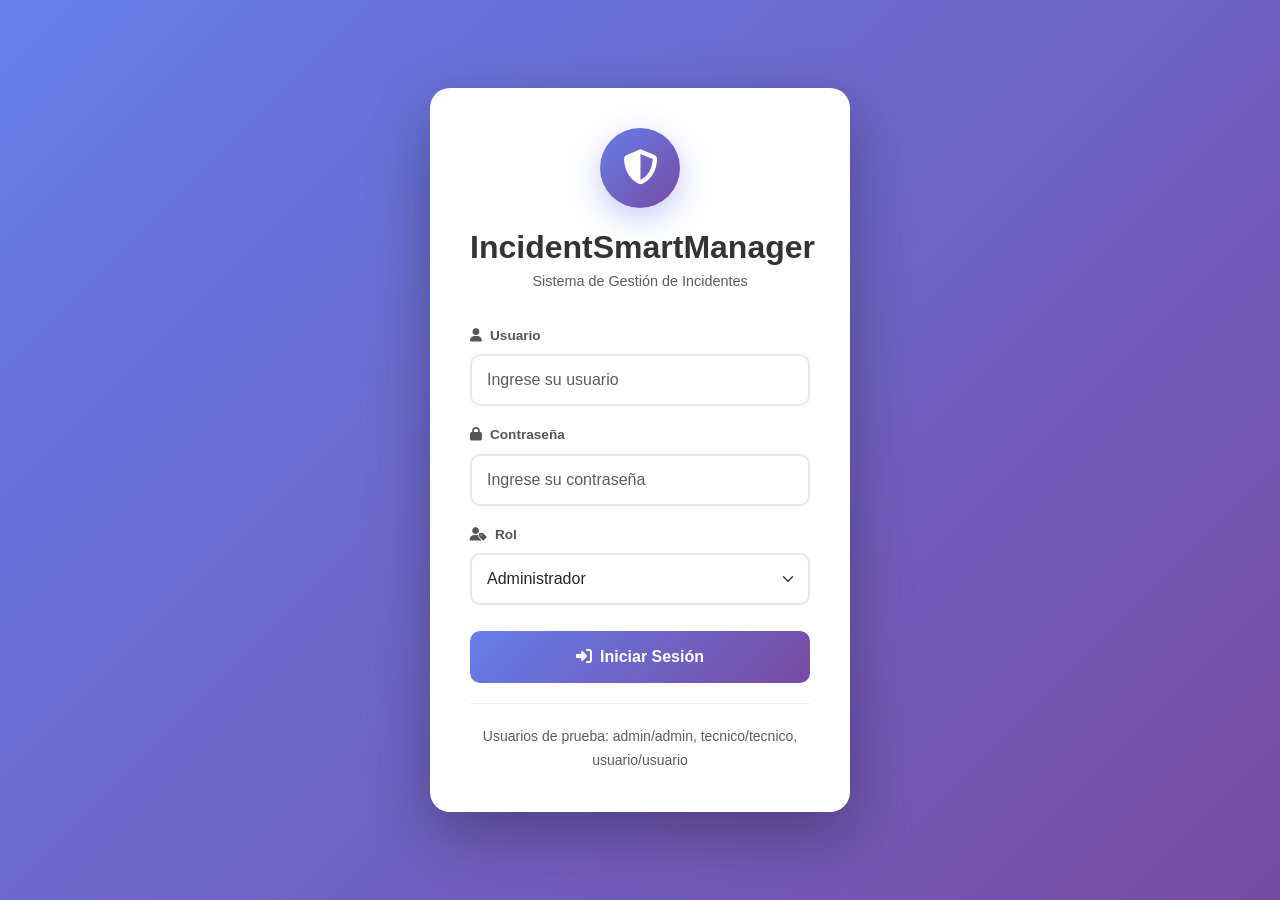
<file: index.html>
<!DOCTYPE html>
<html lang="es">
<head>
    <meta charset="UTF-8">
    <meta name="viewport" content="width=device-width, initial-scale=1.0">
    <title>IncidentSmartManager - Iniciar Sesión</title>
    <link href="https://cdn.jsdelivr.net/npm/bootstrap@5.3.0/dist/css/bootstrap.min.css" rel="stylesheet">
    <link href="https://cdnjs.cloudflare.com/ajax/libs/font-awesome/6.4.0/css/all.min.css" rel="stylesheet">
    <link href="css/login.css" rel="stylesheet">
</head>
<body>
    <div class="login-container">
        <div class="login-card">
            <div class="login-header">
                <div class="logo-circle">
                    <i class="fas fa-shield-alt"></i>
                </div>
                <h2>IncidentSmartManager</h2>
                <p class="text-muted">Sistema de Gestión de Incidentes</p>
            </div>
            <form id="loginForm">
                <div class="mb-3">
                    <label class="form-label"><i class="fas fa-user me-2"></i>Usuario</label>
                    <input type="text" class="form-control" id="username" placeholder="Ingrese su usuario" required>
                </div>
                <div class="mb-3">
                    <label class="form-label"><i class="fas fa-lock me-2"></i>Contraseña</label>
                    <input type="password" class="form-control" id="password" placeholder="Ingrese su contraseña" required>
                </div>
                <div class="mb-3">
                    <label class="form-label"><i class="fas fa-user-tag me-2"></i>Rol</label>
                    <select class="form-select" id="role">
                        <option value="admin">Administrador</option>
                        <option value="tecnico">Técnico</option>
                        <option value="usuario">Usuario</option>
                    </select>
                </div>
                <button type="submit" class="btn btn-primary w-100 btn-login">
                    <i class="fas fa-sign-in-alt me-2"></i>Iniciar Sesión
                </button>
            </form>
            <div class="login-footer">
                <small class="text-muted">Usuarios de prueba: admin/admin, tecnico/tecnico, usuario/usuario</small>
            </div>
        </div>
    </div>
    <script src="https://cdn.jsdelivr.net/npm/bootstrap@5.3.0/dist/js/bootstrap.bundle.min.js"></script>
    <script src="js/database.js"></script>
    <script src="js/login.js"></script>
</body>
</html>
</file>
<file: css/login.css>
/* Login Styles */
* {
    margin: 0;
    padding: 0;
    box-sizing: border-box;
}

body {
    font-family: 'Segoe UI', Tahoma, Geneva, Verdana, sans-serif;
    min-height: 100vh;
    display: flex;
    align-items: center;
    justify-content: center;
    background: linear-gradient(135deg, #667eea 0%, #764ba2 100%);
    padding: 20px;
}

.login-container {
    width: 100%;
    max-width: 420px;
}

.login-card {
    background: white;
    border-radius: 20px;
    padding: 40px;
    box-shadow: 0 20px 60px rgba(0, 0, 0, 0.3);
    animation: slideUp 0.5s ease;
}

@keyframes slideUp {
    from {
        opacity: 0;
        transform: translateY(30px);
    }
    to {
        opacity: 1;
        transform: translateY(0);
    }
}

.login-header {
    text-align: center;
    margin-bottom: 30px;
}

.logo-circle {
    width: 80px;
    height: 80px;
    background: linear-gradient(135deg, #667eea 0%, #764ba2 100%);
    border-radius: 50%;
    display: flex;
    align-items: center;
    justify-content: center;
    margin: 0 auto 20px;
    box-shadow: 0 10px 30px rgba(102, 126, 234, 0.4);
}

.logo-circle i {
    font-size: 35px;
    color: white;
}

.login-header h2 {
    color: #333;
    font-weight: 700;
    margin-bottom: 5px;
}

.login-header p {
    color: #888;
    font-size: 0.9rem;
}

.form-label {
    font-weight: 600;
    color: #555;
    font-size: 0.85rem;
}

.form-control,
.form-select {
    border-radius: 10px;
    padding: 12px 15px;
    border: 2px solid #e8e8e8;
    transition: all 0.3s;
}

.form-control:focus,
.form-select:focus {
    border-color: #667eea;
    box-shadow: 0 0 0 3px rgba(102, 126, 234, 0.15);
}

.btn-login {
    background: linear-gradient(135deg, #667eea 0%, #764ba2 100%);
    border: none;
    border-radius: 10px;
    padding: 14px;
    font-weight: 600;
    font-size: 1rem;
    transition: all 0.3s;
    margin-top: 10px;
}

.btn-login:hover {
    transform: translateY(-2px);
    box-shadow: 0 10px 30px rgba(102, 126, 234, 0.4);
}

.login-footer {
    text-align: center;
    margin-top: 20px;
    padding-top: 20px;
    border-top: 1px solid #eee;
}

/* Alertas */
.alert {
    border-radius: 10px;
    border: none;
    padding: 12px 15px;
    font-size: 0.9rem;
    margin-bottom: 20px;
}

.alert-danger {
    background-color: #fff5f5;
    color: #e74a3b;
}

.alert-success {
    background-color: #f0fff4;
    color: #1cc88a;
}
</file>
<file: css/estilos.css>
/* Estilos generales */
:root {
    --primary: #4e73df;
    --sidebar-width: 220px;
}

* {
    margin: 0;
    padding: 0;
    box-sizing: border-box;
}

body {
    font-family: 'Segoe UI', Tahoma, sans-serif;
    background-color: #f0f2f5;
    font-size: 14px;
}

/* Scrollbar */
::-webkit-scrollbar { width: 6px; }
::-webkit-scrollbar-track { background: #f1f1f1; }
::-webkit-scrollbar-thumb { background: #c1c1c1; border-radius: 3px; }

/* Badges */
.badge-critica { background-color: #e74a3b; color: white; }
.badge-alta { background-color: #f6c23e; color: #333; }
.badge-media { background-color: #36b9cc; color: white; }
.badge-baja { background-color: #1cc88a; color: white; }
.badge-abierto { background-color: #e74a3b; color: white; }
.badge-en_proceso { background-color: #f6c23e; color: #333; }
.badge-resuelto { background-color: #1cc88a; color: white; }
.badge-cerrado { background-color: #858796; color: white; }

/* Cards */
.card {
    border: none;
    border-radius: 8px;
    box-shadow: 0 1px 4px rgba(0,0,0,0.08);
    margin-bottom: 15px;
}

.card-header {
    background: white;
    border-bottom: 1px solid #e3e6f0;
    padding: 10px 15px;
    border-radius: 8px 8px 0 0 !important;
}

.card-header h5 {
    margin: 0;
    color: #4e73df;
    font-size: 0.9rem;
    font-weight: 600;
}

/* Tablas */
.table {
    font-size: 0.85rem;
}

.table th {
    background-color: #f8f9fc;
    font-weight: 600;
    font-size: 0.75rem;
    text-transform: uppercase;
    padding: 8px 12px;
}

.table td {
    padding: 8px 12px;
    vertical-align: middle;
}

/* Botones */
.btn {
    font-size: 0.85rem;
    padding: 6px 12px;
}

.btn-primary {
    background-color: #4e73df;
    border-color: #4e73df;
}

.btn-primary:hover {
    background-color: #3a5bb8;
}

/* Timeline */
.timeline {
    position: relative;
    padding-left: 25px;
}

.timeline::before {
    content: '';
    position: absolute;
    left: 8px;
    top: 0;
    bottom: 0;
    width: 2px;
    background: #e3e6f0;
}

.timeline-item {
    position: relative;
    margin-bottom: 12px;
    padding: 8px 12px;
    background: #f8f9fc;
    border-radius: 6px;
    border-left: 3px solid #4e73df;
}

.timeline-item::before {
    content: '';
    position: absolute;
    left: -22px;
    top: 12px;
    width: 10px;
    height: 10px;
    border-radius: 50%;
    background: #4e73df;
    border: 2px solid white;
}

.timeline-item .time {
    font-size: 0.7rem;
    color: #888;
}

/* Form controls */
.form-control:focus,
.form-select:focus {
    border-color: #4e73df;
    box-shadow: 0 0 0 0.2rem rgba(78,115,223,0.2);
}

/* Toast */
.toast-container {
    position: fixed;
    top: 15px;
    right: 15px;
    z-index: 9999;
}

/* Animaciones */
@keyframes fadeIn {
    from { opacity: 0; transform: translateY(5px); }
    to { opacity: 1; transform: translateY(0); }
}

.card {
    animation: fadeIn 0.3s ease;
}

/* Responsive */
@media (max-width: 768px) {
    .table {
        font-size: 0.75rem;
    }
}
</file>
<file: css/dashboard.css>
/* Dashboard Ultra Compacto */

:root {
    --primary: #4e73df;
    --sidebar-width: 200px;
}

* {
    margin: 0;
    padding: 0;
    box-sizing: border-box;
}

body {
    font-family: 'Segoe UI', Tahoma, sans-serif;
    background-color: #f5f5f5;
    font-size: 13px;
}

/* Sidebar Compacto */
.sidebar {
    position: fixed;
    top: 0;
    left: 0;
    width: var(--sidebar-width);
    height: 100vh;
    background: linear-gradient(180deg, #4e73df 0%, #224abe 100%);
    color: white;
    z-index: 1000;
}

.sidebar-header {
    padding: 10px;
    text-align: center;
    border-bottom: 1px solid rgba(255,255,255,0.1);
}

.sidebar-header i {
    font-size: 1.2rem;
}

.sidebar-header span {
    font-size: 0.9rem;
    font-weight: 700;
    margin-left: 5px;
}

.sidebar .nav-link {
    color: rgba(255,255,255,0.85);
    padding: 8px 10px;
    font-size: 0.8rem;
    border-left: 3px solid transparent;
}

.sidebar .nav-link:hover,
.sidebar .nav-link.active {
    color: white;
    background: rgba(255,255,255,0.1);
    border-left-color: white;
}

.sidebar .nav-link i {
    width: 18px;
    margin-right: 8px;
    font-size: 0.85rem;
}

/* Main Content */
.main-content {
    margin-left: var(--sidebar-width);
}

/* Top Navbar */
.top-navbar {
    height: 45px;
    background: white;
    border-bottom: 1px solid #e0e0e0;
    display: flex;
    align-items: center;
    justify-content: space-between;
    padding: 0 12px;
    position: sticky;
    top: 0;
    z-index: 999;
}

.top-navbar h4 {
    font-size: 0.9rem;
    margin: 0;
}

/* KPIs Ultra Compactos */
.kpi-card {
    background: white;
    border-radius: 6px;
    padding: 12px;
    display: flex;
    align-items: center;
    box-shadow: 0 1px 3px rgba(0,0,0,0.08);
    border-left: 3px solid;
    margin-bottom: 10px;
}

.kpi-total { border-left-color: #4e73df; }
.kpi-abiertos { border-left-color: #e74a3b; }
.kpi-proceso { border-left-color: #f6c23e; }
.kpi-cerrados { border-left-color: #1cc88a; }

.kpi-icon {
    width: 40px;
    height: 40px;
    border-radius: 6px;
    display: flex;
    align-items: center;
    justify-content: center;
    margin-right: 10px;
    font-size: 1rem;
}

.kpi-total .kpi-icon { background: rgba(78,115,223,0.15); color: #4e73df; }
.kpi-abiertos .kpi-icon { background: rgba(231,74,59,0.15); color: #e74a3b; }
.kpi-proceso .kpi-icon { background: rgba(246,194,62,0.15); color: #f6c23e; }
.kpi-cerrados .kpi-icon { background: rgba(28,200,138,0.15); color: #1cc88a; }

.kpi-info h3 {
    font-size: 1.3rem;
    font-weight: 700;
    margin: 0;
    line-height: 1;
}

.kpi-info p {
    margin: 2px 0 0;
    font-size: 0.7rem;
    color: #888;
    text-transform: uppercase;
}

/* Cards Compactas */
.card {
    border: none;
    border-radius: 6px;
    box-shadow: 0 1px 3px rgba(0,0,0,0.08);
    margin-bottom: 12px;
}

.card-header {
    background: white;
    border-bottom: 1px solid #e0e0e0;
    padding: 8px 12px;
    border-radius: 6px 6px 0 0 !important;
}

.card-header h5 {
    margin: 0;
    font-size: 0.85rem;
    font-weight: 600;
}

.card-body {
    padding: 12px;
}

/* Gráficas Compactas */
.chart-card canvas {
    max-height: 200px;
}

/* Tablas Compactas */
.table {
    font-size: 0.8rem;
    margin-bottom: 0;
}

.table th {
    background-color: #f8f9fc;
    font-weight: 600;
    font-size: 0.7rem;
    text-transform: uppercase;
    padding: 6px 8px;
    border-top: none;
}

.table td {
    padding: 6px 8px;
    vertical-align: middle;
}

/* Badges */
.badge {
    font-size: 0.7rem;
    padding: 3px 6px;
}

.badge-critica { background-color: #e74a3b; color: white; }
.badge-alta { background-color: #f6c23e; color: #333; }
.badge-media { background-color: #36b9cc; color: white; }
.badge-baja { background-color: #1cc88a; color: white; }
.badge-abierto { background-color: #e74a3b; color: white; }
.badge-en_proceso { background-color: #f6c23e; color: #333; }
.badge-resuelto { background-color: #1cc88a; color: white; }
.badge-cerrado { background-color: #858796; color: white; }

/* Botones */
.btn {
    font-size: 0.8rem;
    padding: 4px 10px;
}

.btn-sm {
    font-size: 0.75rem;
    padding: 2px 8px;
}

.btn-primary {
    background-color: #4e73df;
    border-color: #4e73df;
}

/* Responsive */
@media (max-width: 768px) {
    .sidebar {
        transform: translateX(-100%);
        width: 200px;
    }
    .sidebar.active {
        transform: translateX(0);
    }
    .main-content {
        margin-left: 0 !important;
    }
}

/* Animaciones */
@keyframes fadeIn {
    from { opacity: 0; }
    to { opacity: 1; }
}

.card {
    animation: fadeIn 0.3s ease;
}
</file>
